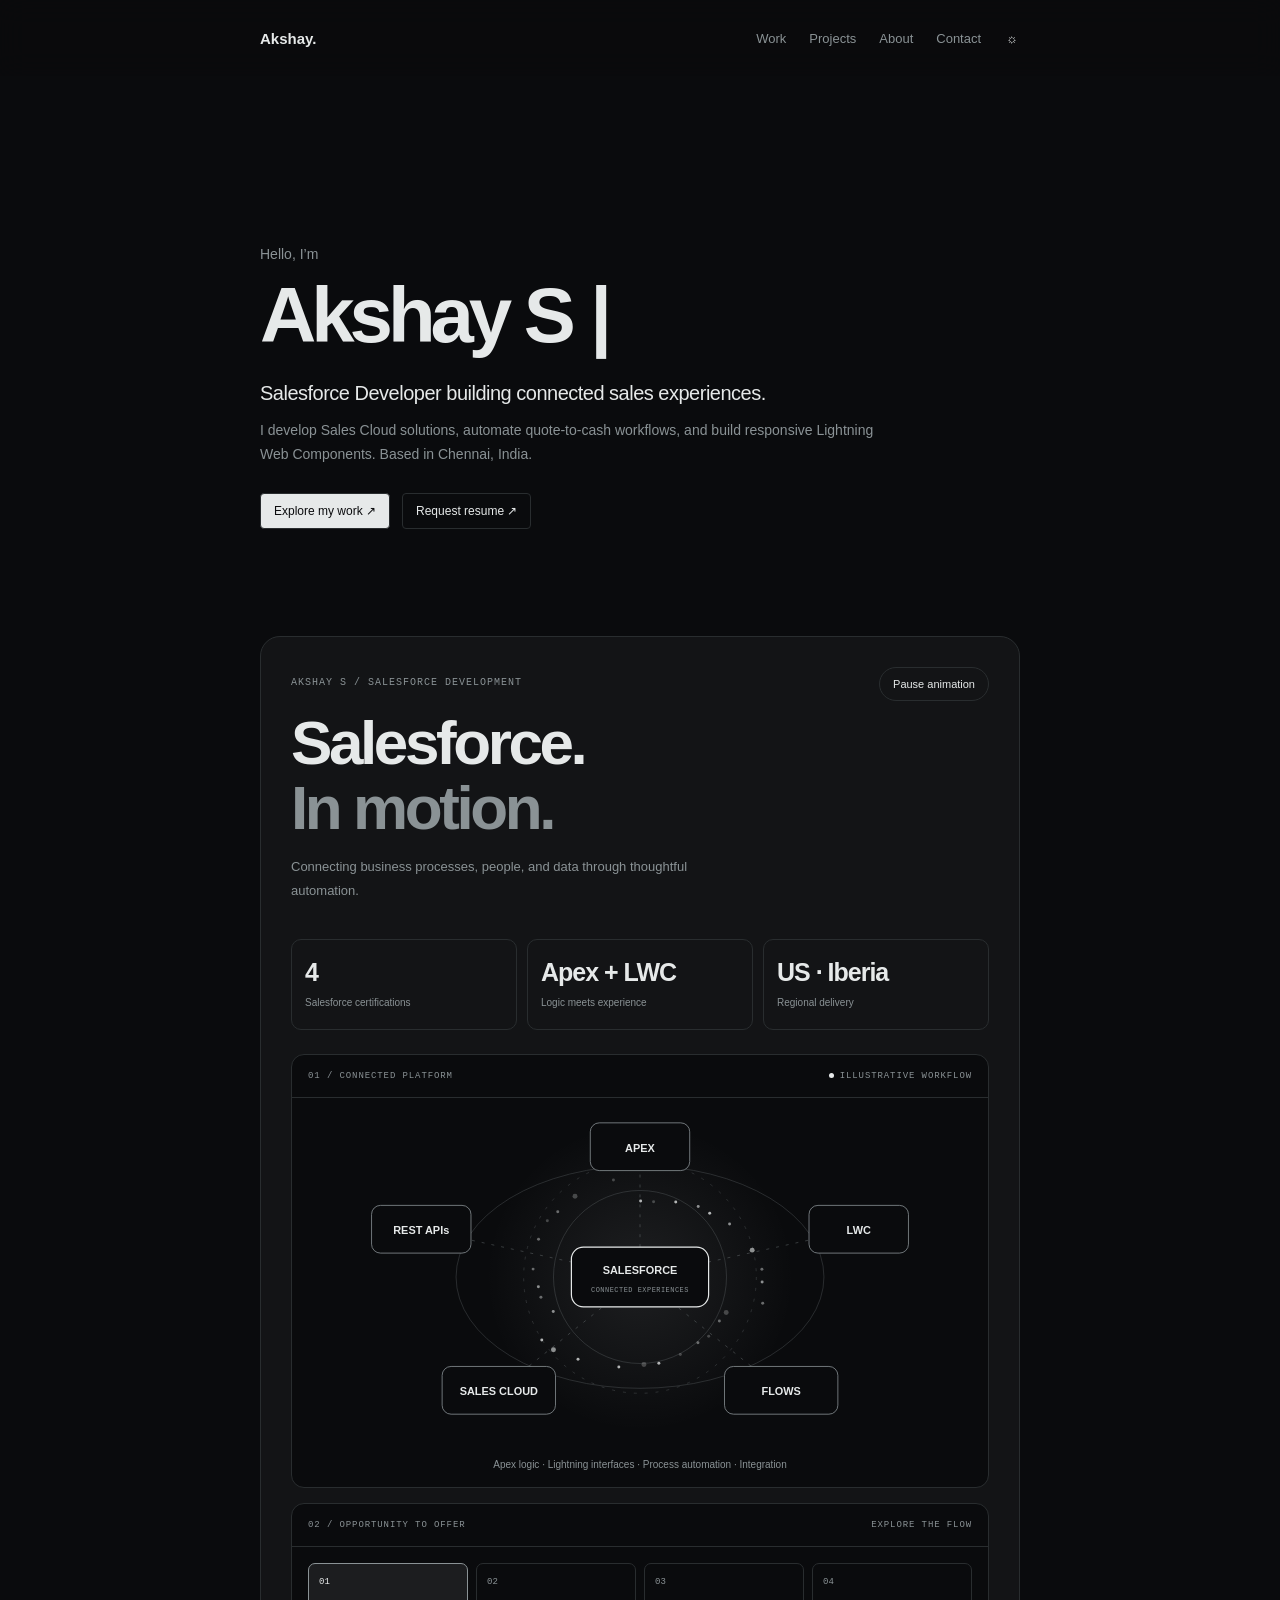
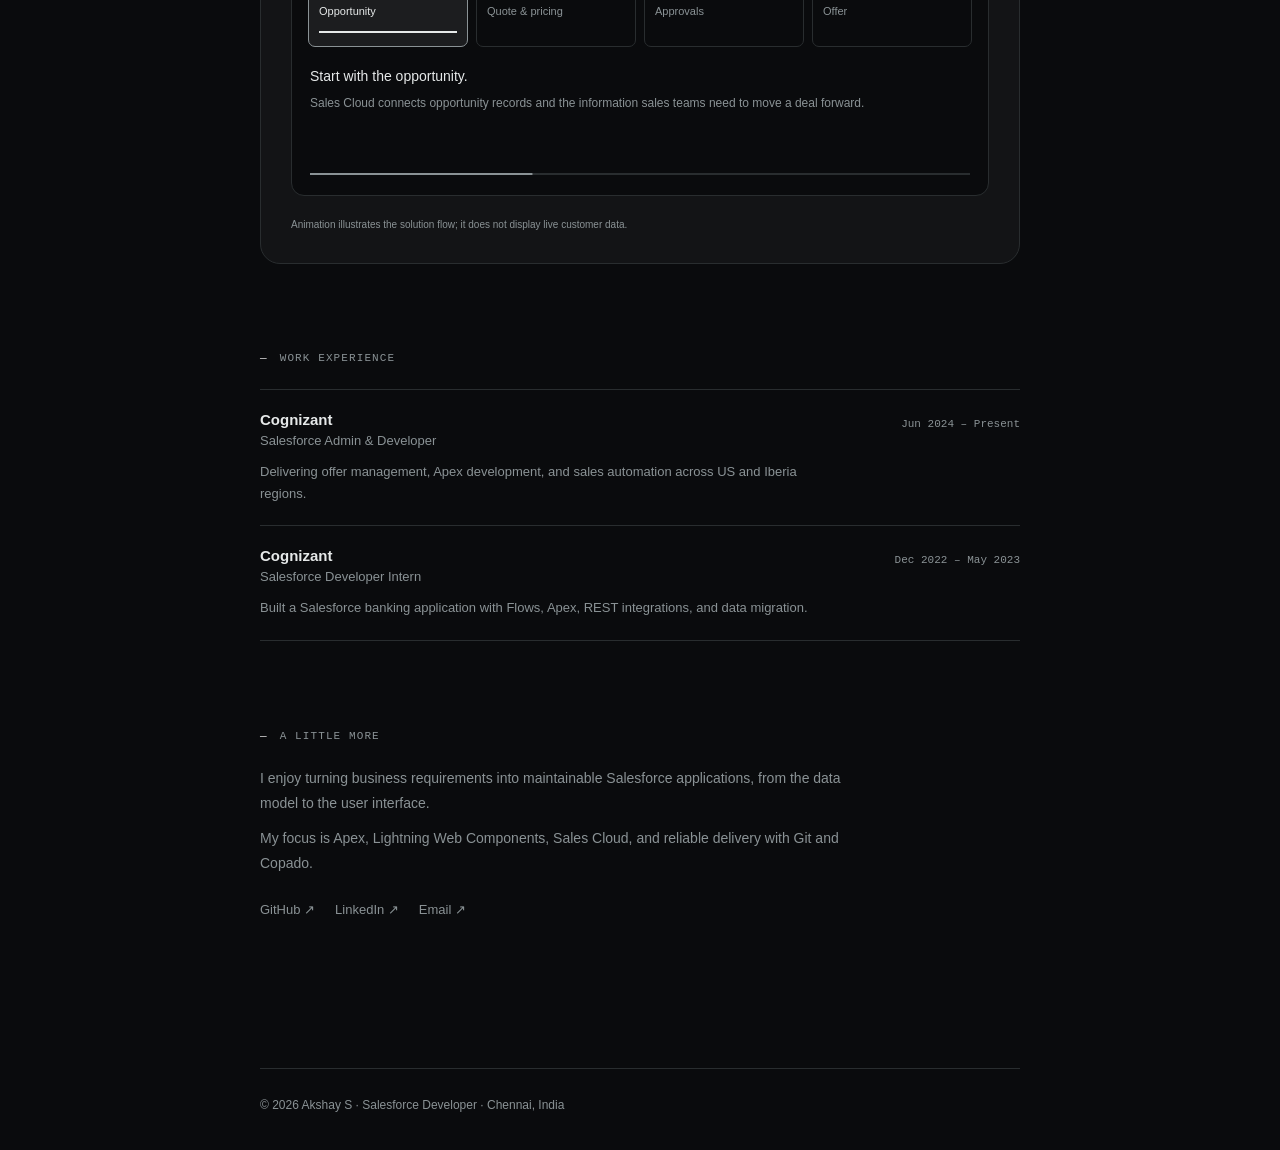
<file: site/index.html>
<!doctype html><html lang="en"><head><meta charset="UTF-8"><meta name="viewport" content="width=device-width, initial-scale=1"><meta name="theme-color" content="#0a0b0d"><meta name="description" content="Akshay S, Salesforce Developer in Chennai. Apex, Lightning Web Components, Sales Cloud, and business process automation."><meta property="og:title" content="Akshay S | Salesforce Developer"><meta property="og:type" content="website"><title>Akshay S | Salesforce Developer</title><link rel="icon" href="./favicon.svg" type="image/svg+xml"><link rel="stylesheet" href="./style.css?v=motion2"><script src="./script.js?v=motion2" defer></script></head><body><a class="skip" href="#main">Skip to content</a><header class="journal-nav"><nav aria-label="Main navigation"><a class="journal-brand" href="./">Akshay.</a><button class="journal-menu" aria-label="Toggle navigation" aria-expanded="false" aria-controls="nav-links">☰</button><div class="journal-links" id="nav-links"><a href="./work/">Work</a><a href="./projects/">Projects</a><a href="./about/">About</a><a href="./contact/">Contact</a><button class="theme-toggle" aria-label="Switch to light theme">☼</button></div></nav></header><main class="journal-main" id="main"><section class="journal-hero"><p>Hello, I’m</p><h1>Akshay S<span class="name-cursor" aria-hidden="true">|</span></h1><h2>Salesforce Developer building connected sales experiences.</h2><p class="journal-subtitle">I develop Sales Cloud solutions, automate quote-to-cash workflows, and build responsive Lightning Web Components. Based in Chennai, India.</p><div class="hero-actions"><a class="journal-button primary" href="projects/">Explore my work ↗</a><a class="journal-button" href="mailto:sankarakshay08@gmail.com?subject=Resume%20request">Request resume ↗</a></div></section>
<section class="sales-motion" aria-labelledby="motion-title"><div class="motion-top"><div><p class="motion-eyebrow">AKSHAY S / SALESFORCE DEVELOPMENT</p><h2 id="motion-title">Salesforce.<br><em>In motion.</em></h2><p class="motion-intro">Connecting business processes, people, and data through thoughtful automation.</p></div><button class="motion-pause" aria-pressed="false">Pause animation</button></div>
<div class="motion-stat-row"><div><strong>4</strong><span>Salesforce certifications</span></div><div><strong>Apex + LWC</strong><span>Logic meets experience</span></div><div><strong>US · Iberia</strong><span>Regional delivery</span></div></div>
<div class="orbit-panel"><div class="orbit-caption"><span>01 / CONNECTED PLATFORM</span><span class="motion-signal"><i></i>ILLUSTRATIVE WORKFLOW</span></div><svg viewBox="0 0 700 360" role="img" aria-labelledby="orbit-title orbit-desc"><title id="orbit-title">Salesforce connected platform</title><desc id="orbit-desc">Apex, Lightning Web Components, Flows, Sales Cloud, and REST APIs connect around Salesforce. Moving particles illustrate connections.</desc><defs><radialGradient id="orbit-glow"><stop stop-color="currentColor" stop-opacity=".09"/><stop offset="1" stop-color="currentColor" stop-opacity="0"/></radialGradient></defs><circle cx="350" cy="180" r="155" fill="url(#orbit-glow)"/><g class="orbit-rings"><circle cx="350" cy="180" r="117"/><circle cx="350" cy="180" r="87"/><ellipse cx="350" cy="180" rx="185" ry="112"/></g><g class="orbit-lines"><path d="M350 180L350 49M350 180L570 132M350 180L492 294M350 180L208 294M350 180L130 132"/></g><g class="orbit-dots" aria-hidden="true"></g><g class="orbit-node"><rect x="300" y="25" width="100" height="48" rx="9"/><text x="350" y="54">APEX</text><rect x="520" y="108" width="100" height="48" rx="9"/><text x="570" y="137">LWC</text><rect x="435" y="270" width="114" height="48" rx="9"/><text x="492" y="299">FLOWS</text><rect x="151" y="270" width="114" height="48" rx="9"/><text x="208" y="299">SALES CLOUD</text><rect x="80" y="108" width="100" height="48" rx="9"/><text x="130" y="137">REST APIs</text></g><g class="orbit-center"><rect x="281" y="150" width="138" height="60" rx="12"/><text x="350" y="177">SALESFORCE</text><text class="orbit-sub" x="350" y="195">CONNECTED EXPERIENCES</text></g></svg><p>Apex logic · Lightning interfaces · Process automation · Integration</p></div>
<div class="journey-panel"><div class="orbit-caption"><span>02 / OPPORTUNITY TO OFFER</span><span>EXPLORE THE FLOW</span></div><div class="journey-stages" role="group" aria-label="Explore sales workflow"><button class="journey-stage active" data-stage="0" aria-pressed="true"><small>01</small><strong>Opportunity</strong><i></i></button><button class="journey-stage" data-stage="1" aria-pressed="false"><small>02</small><strong>Quote &amp; pricing</strong><i></i></button><button class="journey-stage" data-stage="2" aria-pressed="false"><small>03</small><strong>Approvals</strong><i></i></button><button class="journey-stage" data-stage="3" aria-pressed="false"><small>04</small><strong>Offer</strong><i></i></button></div><div class="journey-detail"><h3>Start with the opportunity.</h3><p>Sales Cloud connects opportunity records and the information sales teams need to move a deal forward.</p></div><div class="journey-progress" aria-hidden="true"><i></i></div></div><p class="motion-note">Animation illustrates the solution flow; it does not display live customer data.</p></section>
<section class="journal-section"><h2 class="journal-label"><span aria-hidden="true">—</span>Work experience</h2><div class="compact-list"><a href="work/"><div><strong>Cognizant</strong><span>Salesforce Admin &amp; Developer</span><p>Delivering offer management, Apex development, and sales automation across US and Iberia regions.</p></div><time>Jun 2024 – Present</time></a><a href="work/"><div><strong>Cognizant</strong><span>Salesforce Developer Intern</span><p>Built a Salesforce banking application with Flows, Apex, REST integrations, and data migration.</p></div><time>Dec 2022 – May 2023</time></a></div></section><section class="journal-section little-more"><h2 class="journal-label"><span aria-hidden="true">—</span>A little more</h2><p>I enjoy turning business requirements into maintainable Salesforce applications, from the data model to the user interface.</p><p>My focus is Apex, Lightning Web Components, Sales Cloud, and reliable delivery with Git and Copado.</p><div class="journal-socials"><a href="https://github.com/Akshayy-18" target="_blank" rel="noreferrer">GitHub ↗</a><a href="https://www.linkedin.com/in/akshay-s-6a8686395" target="_blank" rel="noreferrer">LinkedIn ↗</a><a href="mailto:sankarakshay08@gmail.com">Email ↗</a></div></section></main><footer class="journal-footer">© 2026 Akshay S · Salesforce Developer · Chennai, India</footer></body></html>
</file>
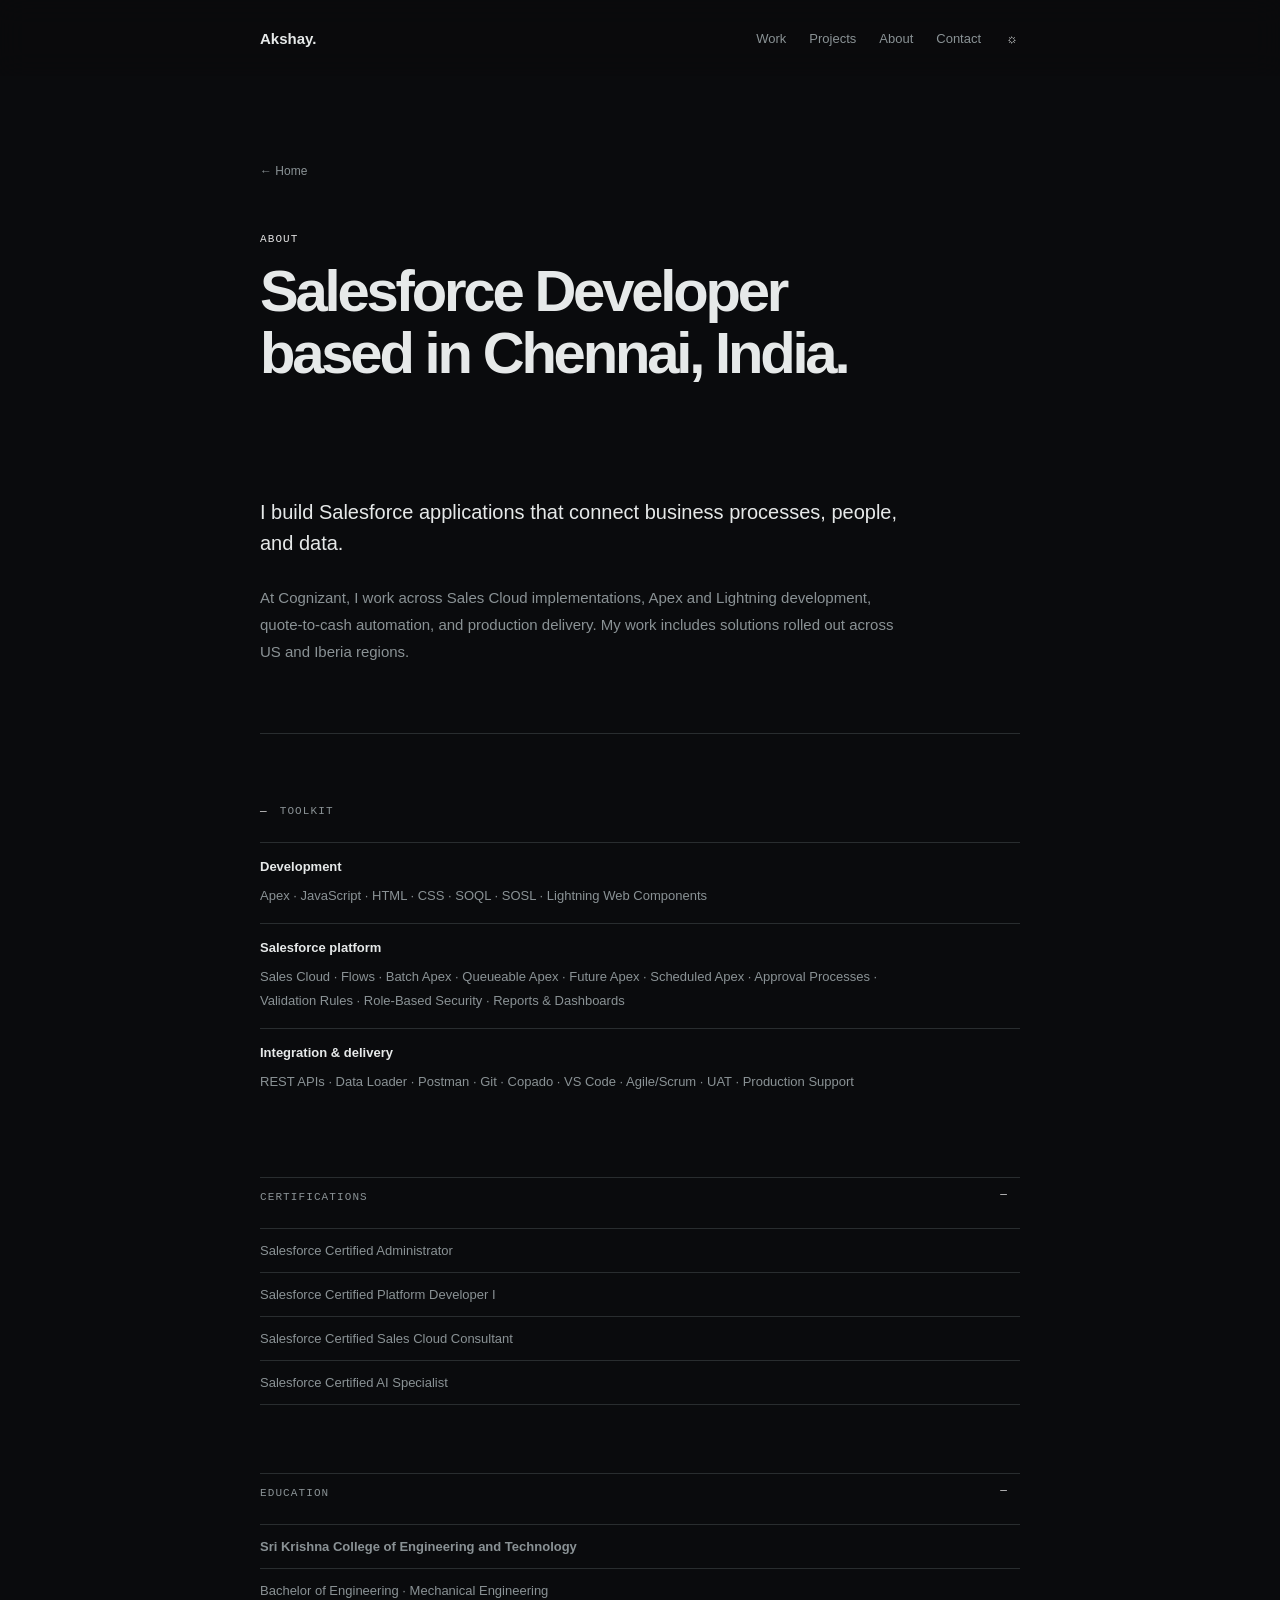
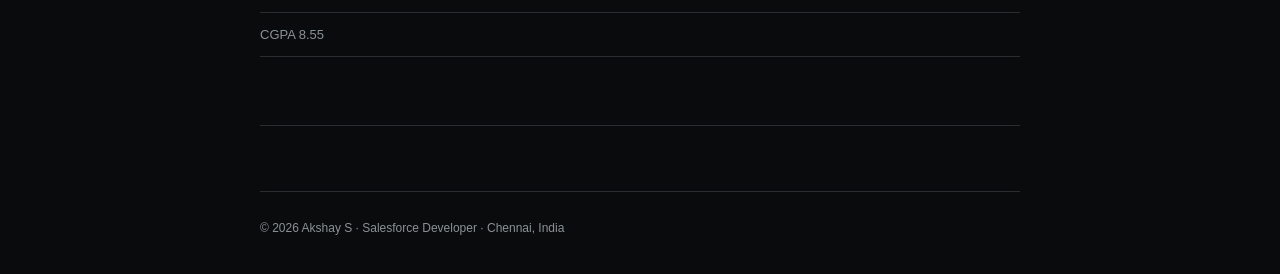
<file: site/about/index.html>
<!doctype html><html lang="en"><head><meta charset="UTF-8"><meta name="viewport" content="width=device-width, initial-scale=1"><meta name="theme-color" content="#0a0b0d"><meta name="description" content="Akshay S, Salesforce Developer in Chennai. Apex, Lightning Web Components, Sales Cloud, and business process automation."><meta property="og:title" content="Akshay S | About"><meta property="og:type" content="website"><title>Akshay S | About</title><link rel="icon" href="../favicon.svg" type="image/svg+xml"><link rel="stylesheet" href="../style.css"><script src="../script.js" defer></script></head><body><a class="skip" href="#main">Skip to content</a><header class="journal-nav"><nav aria-label="Main navigation"><a class="journal-brand" href="../">Akshay.</a><button class="journal-menu" aria-label="Toggle navigation" aria-expanded="false" aria-controls="nav-links">☰</button><div class="journal-links" id="nav-links"><a href="../work/">Work</a><a href="../projects/">Projects</a><a href="../about/">About</a><a href="../contact/">Contact</a><button class="theme-toggle" aria-label="Switch to light theme">☼</button></div></nav></header><main class="journal-main" id="main"><header class="page-intro"><a class="back" href="../">← Home</a><p>About</p><h1>Salesforce Developer based in Chennai, India.</h1></header><section class="about-copy"><p>I build Salesforce applications that connect business processes, people, and data.</p><p>At Cognizant, I work across Sales Cloud implementations, Apex and Lightning development, quote-to-cash automation, and production delivery. My work includes solutions rolled out across US and Iberia regions.</p></section><section class="small-detail"><h2 class="journal-label"><span aria-hidden="true">—</span>Toolkit</h2><div class="skill-row"><h3>Development</h3><p>Apex · JavaScript · HTML · CSS · SOQL · SOSL · Lightning Web Components</p></div><div class="skill-row"><h3>Salesforce platform</h3><p>Sales Cloud · Flows · Batch Apex · Queueable Apex · Future Apex · Scheduled Apex · Approval Processes · Validation Rules · Role-Based Security · Reports &amp; Dashboards</p></div><div class="skill-row"><h3>Integration &amp; delivery</h3><p>REST APIs · Data Loader · Postman · Git · Copado · VS Code · Agile/Scrum · UAT · Production Support</p></div></section><section class="credentials"><h2 class="journal-label"><span aria-hidden="true">—</span>Certifications</h2><p>Salesforce Certified Administrator</p><p>Salesforce Certified Platform Developer I</p><p>Salesforce Certified Sales Cloud Consultant</p><p>Salesforce Certified AI Specialist</p></section><section class="credentials"><h2 class="journal-label"><span aria-hidden="true">—</span>Education</h2><p><b>Sri Krishna College of Engineering and Technology</b></p><p>Bachelor of Engineering · Mechanical Engineering</p><p>CGPA 8.55</p></section></main><footer class="journal-footer">© 2026 Akshay S · Salesforce Developer · Chennai, India</footer></body></html>
</file>
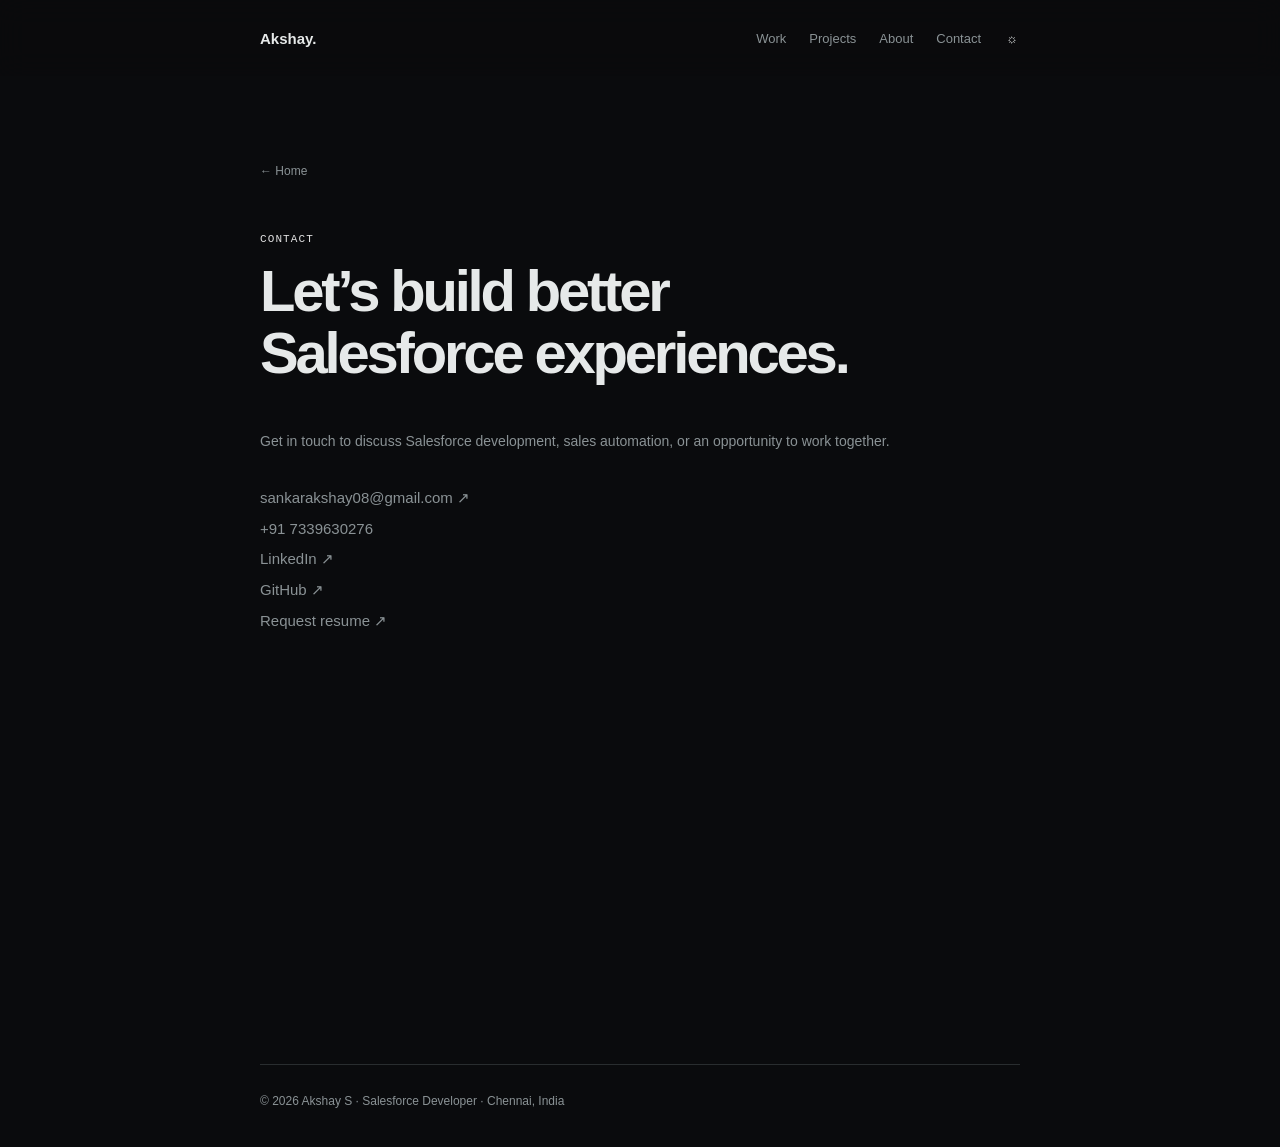
<file: site/contact/index.html>
<!doctype html><html lang="en"><head><meta charset="UTF-8"><meta name="viewport" content="width=device-width, initial-scale=1"><meta name="theme-color" content="#0a0b0d"><meta name="description" content="Akshay S, Salesforce Developer in Chennai. Apex, Lightning Web Components, Sales Cloud, and business process automation."><meta property="og:title" content="Akshay S | Contact"><meta property="og:type" content="website"><title>Akshay S | Contact</title><link rel="icon" href="../favicon.svg" type="image/svg+xml"><link rel="stylesheet" href="../style.css"><script src="../script.js" defer></script></head><body><a class="skip" href="#main">Skip to content</a><header class="journal-nav"><nav aria-label="Main navigation"><a class="journal-brand" href="../">Akshay.</a><button class="journal-menu" aria-label="Toggle navigation" aria-expanded="false" aria-controls="nav-links">☰</button><div class="journal-links" id="nav-links"><a href="../work/">Work</a><a href="../projects/">Projects</a><a href="../about/">About</a><a href="../contact/">Contact</a><button class="theme-toggle" aria-label="Switch to light theme">☼</button></div></nav></header><main class="journal-main" id="main"><header class="page-intro"><a class="back" href="../">← Home</a><p>Contact</p><h1>Let’s build better Salesforce experiences.</h1></header><section class="contact-page"><p class="journal-subtitle">Get in touch to discuss Salesforce development, sales automation, or an opportunity to work together.</p><div class="contact-list"><a href="mailto:sankarakshay08@gmail.com">sankarakshay08@gmail.com ↗</a><a href="tel:+917339630276">+91 7339630276</a><a href="https://www.linkedin.com/in/akshay-s-6a8686395" target="_blank" rel="noreferrer">LinkedIn ↗</a><a href="https://github.com/Akshayy-18" target="_blank" rel="noreferrer">GitHub ↗</a><a href="mailto:sankarakshay08@gmail.com?subject=Resume%20request">Request resume ↗</a></div></section></main><footer class="journal-footer">© 2026 Akshay S · Salesforce Developer · Chennai, India</footer></body></html>
</file>
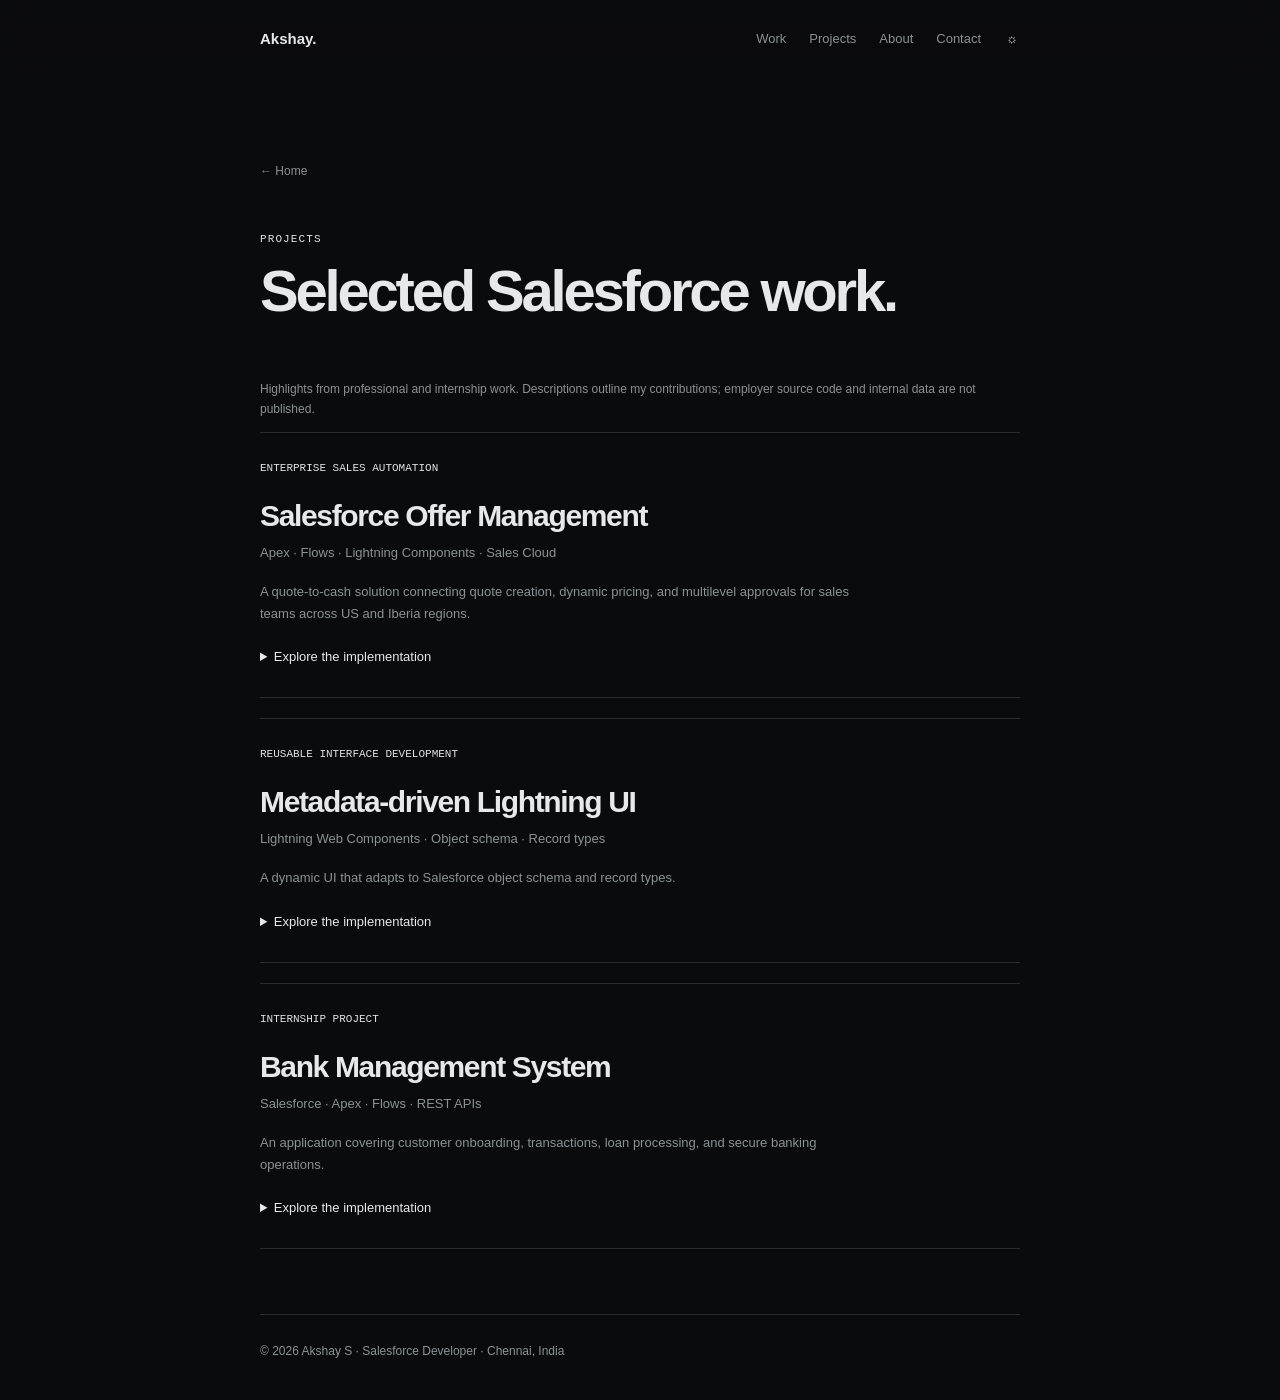
<file: site/projects/index.html>
<!doctype html><html lang="en"><head><meta charset="UTF-8"><meta name="viewport" content="width=device-width, initial-scale=1"><meta name="theme-color" content="#0a0b0d"><meta name="description" content="Akshay S, Salesforce Developer in Chennai. Apex, Lightning Web Components, Sales Cloud, and business process automation."><meta property="og:title" content="Akshay S | Projects"><meta property="og:type" content="website"><title>Akshay S | Projects</title><link rel="icon" href="../favicon.svg" type="image/svg+xml"><link rel="stylesheet" href="../style.css"><script src="../script.js" defer></script></head><body><a class="skip" href="#main">Skip to content</a><header class="journal-nav"><nav aria-label="Main navigation"><a class="journal-brand" href="../">Akshay.</a><button class="journal-menu" aria-label="Toggle navigation" aria-expanded="false" aria-controls="nav-links">☰</button><div class="journal-links" id="nav-links"><a href="../work/">Work</a><a href="../projects/">Projects</a><a href="../about/">About</a><a href="../contact/">Contact</a><button class="theme-toggle" aria-label="Switch to light theme">☼</button></div></nav></header><main class="journal-main" id="main"><header class="page-intro"><a class="back" href="../">← Home</a><p>Projects</p><h1>Selected Salesforce work.</h1></header><p class="credential-note">Highlights from professional and internship work. Descriptions outline my contributions; employer source code and internal data are not published.</p><article class="project-listing"><p>Enterprise sales automation</p><h2>Salesforce Offer Management</h2><span>Apex · Flows · Lightning Components · Sales Cloud</span><div>A quote-to-cash solution connecting quote creation, dynamic pricing, and multilevel approvals for sales teams across US and Iberia regions.</div><details><summary>Explore the implementation</summary><p>Built business logic with bulkified Apex, automated sales processes with Flows, and developed Lightning interfaces for sales and operations. Supported requirements, UAT, deployment, and production operations.</p><p>The solution reduced manual intervention and improved quote turnaround and pricing accuracy.</p></details></article><article class="project-listing"><p>Reusable interface development</p><h2>Metadata-driven Lightning UI</h2><span>Lightning Web Components · Object schema · Record types</span><div>A dynamic UI that adapts to Salesforce object schema and record types.</div><details><summary>Explore the implementation</summary><p>Developed metadata-driven Lightning Web Components to eliminate hardcoded configurations and make the interface easier to maintain as object definitions and record types change.</p></details></article><article class="project-listing"><p>Internship project</p><h2>Bank Management System</h2><span>Salesforce · Apex · Flows · REST APIs</span><div>An application covering customer onboarding, transactions, loan processing, and secure banking operations.</div><details><summary>Explore the implementation</summary><p>Used record-triggered, screen, and scheduled Flows to automate banking workflows, with Apex triggers, batch jobs, and scheduled processing. Connected external systems through REST APIs, tested with Postman, and migrated data using Data Loader.</p></details></article></main><footer class="journal-footer">© 2026 Akshay S · Salesforce Developer · Chennai, India</footer></body></html>
</file>
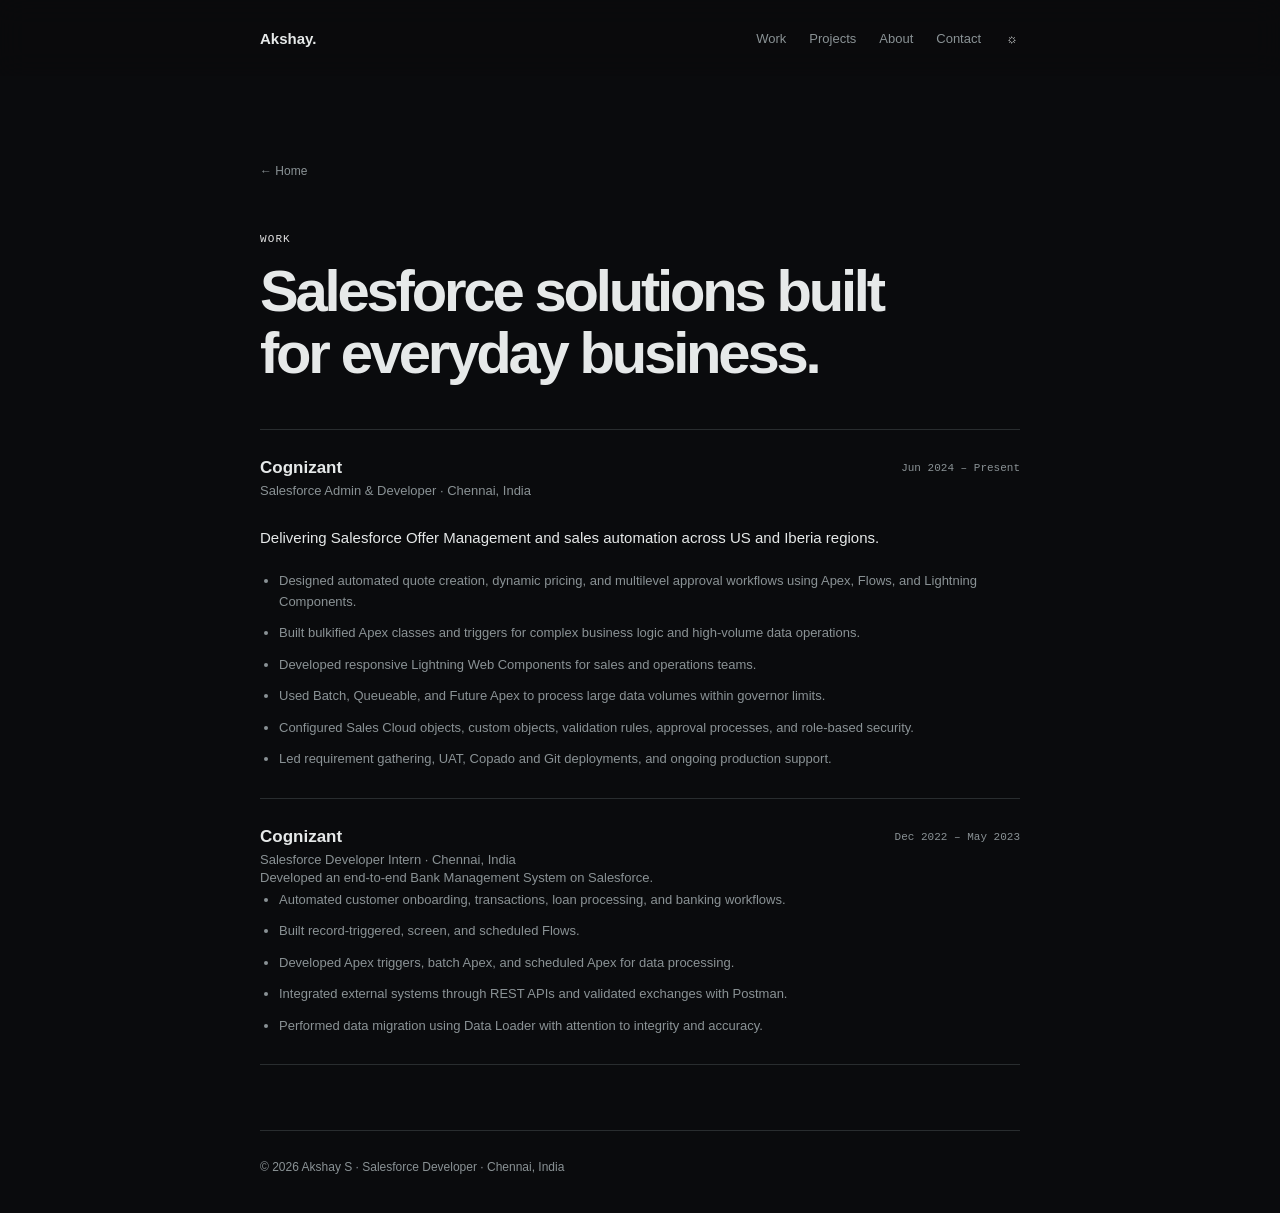
<file: site/work/index.html>
<!doctype html><html lang="en"><head><meta charset="UTF-8"><meta name="viewport" content="width=device-width, initial-scale=1"><meta name="theme-color" content="#0a0b0d"><meta name="description" content="Akshay S, Salesforce Developer in Chennai. Apex, Lightning Web Components, Sales Cloud, and business process automation."><meta property="og:title" content="Akshay S | Work"><meta property="og:type" content="website"><title>Akshay S | Work</title><link rel="icon" href="../favicon.svg" type="image/svg+xml"><link rel="stylesheet" href="../style.css"><script src="../script.js" defer></script></head><body><a class="skip" href="#main">Skip to content</a><header class="journal-nav"><nav aria-label="Main navigation"><a class="journal-brand" href="../">Akshay.</a><button class="journal-menu" aria-label="Toggle navigation" aria-expanded="false" aria-controls="nav-links">☰</button><div class="journal-links" id="nav-links"><a href="../work/">Work</a><a href="../projects/">Projects</a><a href="../about/">About</a><a href="../contact/">Contact</a><button class="theme-toggle" aria-label="Switch to light theme">☼</button></div></nav></header><main class="journal-main" id="main"><header class="page-intro"><a class="back" href="../">← Home</a><p>Work</p><h1>Salesforce solutions built for everyday business.</h1></header><section class="detail-block"><div class="detail-head"><div><h2>Cognizant</h2><p>Salesforce Admin &amp; Developer · Chennai, India</p></div><time>Jun 2024 – Present</time></div><p class="detail-lead">Delivering Salesforce Offer Management and sales automation across US and Iberia regions.</p><ul><li>Designed automated quote creation, dynamic pricing, and multilevel approval workflows using Apex, Flows, and Lightning Components.</li><li>Built bulkified Apex classes and triggers for complex business logic and high-volume data operations.</li><li>Developed responsive Lightning Web Components for sales and operations teams.</li><li>Used Batch, Queueable, and Future Apex to process large data volumes within governor limits.</li><li>Configured Sales Cloud objects, custom objects, validation rules, approval processes, and role-based security.</li><li>Led requirement gathering, UAT, Copado and Git deployments, and ongoing production support.</li></ul></section><section class="detail-block secondary-detail"><div class="detail-head"><div><h2>Cognizant</h2><p>Salesforce Developer Intern · Chennai, India</p></div><time>Dec 2022 – May 2023</time></div><p class="detail-lead">Developed an end-to-end Bank Management System on Salesforce.</p><ul><li>Automated customer onboarding, transactions, loan processing, and banking workflows.</li><li>Built record-triggered, screen, and scheduled Flows.</li><li>Developed Apex triggers, batch Apex, and scheduled Apex for data processing.</li><li>Integrated external systems through REST APIs and validated exchanges with Postman.</li><li>Performed data migration using Data Loader with attention to integrity and accuracy.</li></ul></section></main><footer class="journal-footer">© 2026 Akshay S · Salesforce Developer · Chennai, India</footer></body></html>
</file>
<file: site/style.css>
:root{--bg:#0a0b0d;--ink:#e6e9e9;--muted:#8a9295;--line:#292d2f;--accent:#e2e2e2}html[data-theme='light']{--bg:#f6f7f5;--ink:#161a1a;--muted:#626b6d;--line:#d9dddd;--accent:#444444}html[data-theme='light'] body,html[data-theme='light'] .journal-nav{background:var(--bg);color:var(--ink)}body{background:var(--bg);color:var(--ink);transition:background .2s,color .2s}.nav-wrap,footer:not(.journal-footer){display:none}.journal-nav{position:sticky;top:0;z-index:10;background:color-mix(in srgb,var(--bg) 90%,transparent);backdrop-filter:blur(14px)}.journal-nav nav,.journal-main,.journal-footer{width:min(760px,calc(100% - 44px));margin:auto}.journal-nav nav{height:76px;display:flex;align-items:center;justify-content:space-between}.journal-brand{font-weight:700;font-size:15px}.journal-links{display:flex;align-items:center;gap:23px;font-size:13px;color:var(--muted)}.journal-links a:hover,.journal-socials a:hover{color:var(--ink)}.theme-toggle,.journal-menu{background:transparent;color:var(--ink);border:0;display:grid;place-items:center;padding:2px;cursor:pointer}.journal-menu{display:none}.journal-hero{padding:137px 0 135px;min-height:560px;display:flex;flex-direction:column;justify-content:center}.journal-hero>p:first-child{font-size:14px;color:var(--muted);margin:0 0 14px}.journal-hero h1{font-size:clamp(52px,9vw,78px);line-height:1;letter-spacing:-.065em;margin:0 0 25px;color:var(--ink)}.journal-hero h2{font-size:20px;font-weight:500;letter-spacing:-.025em;margin:0 0 10px}.journal-subtitle{font-size:14px;line-height:1.75;color:var(--muted);max-width:630px;margin:0}.journal-section{padding:0 0 86px}.journal-label{font:11px 'DM Mono',monospace;letter-spacing:.1em;text-transform:uppercase;color:var(--muted);margin:0 0 20px}.journal-label span{color:var(--accent);padding-right:12px}.compact-list>a{display:flex;justify-content:space-between;gap:25px;padding:21px 0;border-top:1px solid var(--line);transition:.15s}.compact-list>a:last-child{border-bottom:1px solid var(--line)}.compact-list strong{display:block;font-size:15px;font-weight:600;margin-bottom:5px}.compact-list span{display:block;color:var(--muted);font-size:13px}.compact-list p{font-size:13px;color:var(--muted);line-height:1.65;margin:13px 0 0;max-width:560px}.compact-list time,.detail-head time{font:11px 'DM Mono',monospace;color:var(--muted);white-space:nowrap;padding-top:4px}.compact-list>a:hover strong{color:var(--accent)}.little-more{max-width:610px}.little-more>p{font-size:14px;line-height:1.75;color:var(--muted);margin:0 0 11px}.journal-socials{display:flex;gap:20px;margin-top:27px;font-size:13px;color:var(--muted)}.journal-footer{border-top:1px solid var(--line);padding:29px 0 38px;font-size:12px;color:var(--muted)}.page-intro{padding:85px 0 68px;max-width:680px}.back{display:inline-flex;align-items:center;gap:7px;color:var(--muted);font-size:12px;margin-bottom:55px}.page-intro>p{font:11px 'DM Mono',monospace;letter-spacing:.1em;text-transform:uppercase;color:var(--accent);margin:0 0 15px}.page-intro h1{font-size:clamp(38px,6vw,58px);line-height:1.07;letter-spacing:-.055em;margin:0;color:var(--ink)}.page-intro>span{font-size:13px;color:var(--muted);display:block;margin-top:15px}.detail-block{border-top:1px solid var(--line);padding:28px 0}.detail-block.secondary-detail{border-bottom:1px solid var(--line)}.detail-head{display:flex;justify-content:space-between;gap:20px}.detail-head h2{font-size:17px;margin:0 0 5px}.detail-head p,.secondary-detail>p{font-size:13px;color:var(--muted);margin:0}.detail-lead{font-size:15px;line-height:1.7;margin:27px 0 19px}.detail-block ul{padding-left:19px;margin:0;display:grid;gap:10px}.detail-block li{font-size:13px;line-height:1.65;color:var(--muted)}.small-detail,.credentials,.about-copy,.project-overview,.project-architecture,.decision-block,.implementation{padding:68px 0;border-bottom:1px solid var(--line)}.small-detail p,.about-copy p,.project-overview>p{font-size:15px;line-height:1.8;color:var(--muted);max-width:650px;margin:0}.about-copy p:first-child{font-size:20px;line-height:1.55;color:var(--ink);margin-bottom:25px}.project-listing{display:block;border-top:1px solid var(--line);border-bottom:1px solid var(--line);padding:29px 0;color:var(--muted)}.project-listing p{font:11px 'DM Mono',monospace;color:var(--accent);text-transform:uppercase;margin:0 0 22px}.project-listing h2{display:flex;align-items:center;justify-content:space-between;color:var(--ink);font-size:30px;letter-spacing:-.045em;margin:0 0 8px}.project-listing span{font-size:13px}.project-listing div{font-size:13px;line-height:1.7;max-width:600px;margin-top:20px}.project-listing:hover h2{color:var(--accent)}.project-architecture .architecture{max-width:none}.decision-block>div{display:grid;grid-template-columns:1fr 1fr;gap:10px}.decision-block article{border:1px solid var(--line);padding:17px}.decision-block h3{font-size:13px;margin:0 0 8px}.decision-block p,.implementation p{font-size:13px;color:var(--muted);line-height:1.7;margin:0}.implementation>div{display:grid;gap:15px;max-width:700px}.implementation b{color:var(--ink)}.journal-button{margin-top:26px;display:inline-flex;align-items:center;gap:8px;border:1px solid var(--line);padding:10px 13px;font-size:12px}.credentials p{border-top:1px solid var(--line);padding:14px 0;margin:0;font-size:13px;color:var(--muted)}.credentials p:last-child{border-bottom:1px solid var(--line)}.credentials span{float:right;font:11px 'DM Mono',monospace}.contact-page{min-height:570px}.contact-list{margin-top:35px;display:grid;gap:13px}.contact-list a{font-size:15px;color:var(--muted);display:flex;align-items:center;gap:6px}.contact-list a:hover{color:var(--accent)}@media(max-width:620px){.journal-nav nav,.journal-main,.journal-footer{width:min(100% - 36px,760px)}.journal-nav nav{height:64px}.journal-menu{display:block}.journal-links{display:none;position:absolute;top:64px;left:0;right:0;background:var(--bg);border-top:1px solid var(--line);border-bottom:1px solid var(--line);padding:10px 18px;flex-direction:column;align-items:flex-start;gap:0}.journal-links.open{display:flex}.journal-links a,.theme-toggle{padding:11px 0}.journal-hero{padding:92px 0 86px;min-height:480px}.journal-hero h1{font-size:52px}.journal-hero h2{font-size:18px}.journal-section{padding-bottom:65px}.compact-list>a{gap:13px}.compact-list time{font-size:10px}.page-intro{padding:60px 0 50px}.back{margin-bottom:38px}.detail-head{flex-direction:column;gap:6px}.decision-block>div{grid-template-columns:1fr}.small-detail,.credentials,.about-copy,.project-overview,.project-architecture,.decision-block,.implementation{padding:48px 0}}

.name-cursor{display:inline-block;margin-left:.25em;font-weight:700;letter-spacing:0;animation:name-cursor-blink 1s steps(1,end) infinite}@keyframes name-cursor-blink{0%,49%{opacity:1}50%,100%{opacity:0}}@media(prefers-reduced-motion:reduce){.name-cursor{animation:none}}

*{box-sizing:border-box}html{scroll-behavior:smooth}body{margin:0;font-family:Inter,Arial,sans-serif;-webkit-font-smoothing:antialiased}a{color:inherit;text-decoration:none}button{font:inherit}a:focus-visible,button:focus-visible,summary:focus-visible{outline:2px solid #a9d7f5;outline-offset:6px}.skip{position:absolute;left:16px;top:-60px}.skip:focus{top:12px;z-index:100;background:var(--bg);padding:12px}.journal-hero{padding-bottom:65px;min-height:550px}.journal-hero h2{line-height:1.45}.hero-actions{display:flex;gap:12px;flex-wrap:wrap}.journal-button{border-radius:4px}.journal-button:hover{background:var(--line)}.journal-button.primary{background:var(--ink);color:var(--bg)}.journal-footer{margin-top:65px}.flow{margin:0 0 80px;padding:25px 0;border-top:1px solid var(--line);border-bottom:1px solid var(--line)}.flow>p{font:11px monospace;letter-spacing:.08em;text-transform:uppercase;color:var(--muted)}.flow-track{display:flex;align-items:center;justify-content:space-between;gap:10px;padding:20px 0}.flow-track span{font-size:13px}.flow-track i{font-style:normal;color:var(--muted)}.flow small{font-size:12px;line-height:1.7;color:var(--muted)}.tags{display:flex;gap:8px;flex-wrap:wrap;margin:20px 0}.tags span{font:11px monospace;border:1px solid var(--line);padding:7px 10px;color:var(--muted);border-radius:3px}.project-listing{margin-bottom:20px}.project-listing h2{line-height:1.3}.project-listing details{margin-top:20px;font-size:13px;line-height:1.8}.project-listing summary{cursor:pointer;color:var(--ink)}.project-listing details p{font:inherit;text-transform:none;line-height:1.8;margin-top:15px}.credential-note{font-size:12px;color:var(--muted);line-height:1.7}.skill-row{padding:16px 0;border-top:1px solid var(--line)}.skill-row h3{font-size:13px;margin:0 0 10px}.skill-row p{font-size:13px}.contact-list a{overflow-wrap:anywhere}.compact-list time{line-height:1.7}.journal-label{line-height:1.8}.credentials{padding-top:10px}.page-intro{padding-bottom:45px}@media(max-width:620px){.compact-list>a{flex-direction:column}.flow-track{flex-wrap:wrap;justify-content:flex-start;gap:14px}.journal-hero{min-height:480px}.project-listing h2{font-size:25px}.contact-list a{font-size:14px}}@media(prefers-reduced-motion:reduce){html{scroll-behavior:auto}*{transition:none!important}}

.sales-motion{margin:10px 0 85px;padding:clamp(20px,4vw,30px);border:1px solid var(--line);border-radius:20px;background:color-mix(in srgb,var(--bg) 96%,var(--ink));overflow:hidden}.motion-top{display:flex;justify-content:space-between;gap:20px;align-items:flex-start}.motion-eyebrow,.orbit-caption,.motion-signal{font:10px monospace;letter-spacing:.1em;color:var(--muted)}.motion-top h2{font-size:clamp(40px,7vw,62px);line-height:1.05;letter-spacing:-.055em;margin:22px 0 15px}.motion-top h2 em{font-style:normal;color:var(--muted)}.motion-intro{font-size:13px;line-height:1.8;color:var(--muted);max-width:430px}.motion-pause{flex-shrink:0;background:transparent;border:1px solid var(--line);border-radius:30px;padding:10px 13px;color:var(--ink);font-size:11px;cursor:pointer}.motion-pause:hover{background:var(--line)}.motion-stat-row{display:grid;grid-template-columns:repeat(3,minmax(0,1fr));gap:10px;margin:24px 0}.motion-stat-row>div{border:1px solid var(--line);border-radius:10px;padding:18px 13px}.motion-stat-row strong{display:block;font-size:clamp(18px,3vw,25px);letter-spacing:-.04em}.motion-stat-row span{display:block;font-size:10px;line-height:1.6;color:var(--muted);margin-top:8px}.orbit-panel,.journey-panel{border:1px solid var(--line);border-radius:13px;overflow:hidden;margin-top:15px;background:var(--bg)}.orbit-caption{padding:16px;border-bottom:1px solid var(--line);display:flex;justify-content:space-between;gap:12px;flex-wrap:wrap;font-size:9px}.motion-signal{font-size:9px;display:flex;align-items:center;gap:6px}.motion-signal i{width:5px;height:5px;border-radius:50%;background:var(--ink);animation:signal-pulse 2.4s ease-in-out infinite}.orbit-panel svg{width:100%;height:auto;display:block;color:var(--ink)}.orbit-rings{fill:none;stroke:var(--muted);stroke-width:.7;opacity:.35}.orbit-rings circle:first-child{stroke-dasharray:3 8;transform-origin:350px 180px;animation:orbit-spin 70s linear infinite}.orbit-lines{stroke:var(--muted);fill:none;stroke-dasharray:3 7;opacity:.35}.orbit-node rect,.orbit-center rect{fill:var(--bg);stroke:var(--muted);stroke-width:.8}.orbit-center rect{stroke:var(--ink);stroke-width:1.2}.orbit-node text,.orbit-center text{text-anchor:middle;fill:var(--ink);font:600 11px Arial,sans-serif}.orbit-center .orbit-sub{font:7px monospace;letter-spacing:.5px;fill:var(--muted)}.orbit-dots circle{fill:var(--ink)}.orbit-panel>p{font-size:10px;line-height:1.7;text-align:center;color:var(--muted);padding:0 15px 14px;margin:0}.journey-stages{display:grid;grid-template-columns:repeat(4,minmax(0,1fr));gap:8px;padding:16px}.journey-stage{position:relative;text-align:left;padding:13px 10px;background:var(--bg);border:1px solid var(--line);border-radius:7px;color:var(--muted);cursor:pointer;transition:border-color .25s,background .25s,color .25s}.journey-stage small{font:9px monospace;display:block;margin-bottom:16px}.journey-stage strong{display:block;font-size:11px;line-height:1.5;font-weight:500}.journey-stage.active{border-color:var(--muted);color:var(--ink);background:color-mix(in srgb,var(--bg) 92%,var(--ink))}.journey-stage i{display:block;height:2px;background:var(--ink);margin-top:12px;transform:scaleX(0);transform-origin:left;transition:transform .3s}.journey-stage.active i{transform:scaleX(1)}.journey-detail{padding:0 18px 18px;min-height:105px}.journey-detail h3{font-size:14px;font-weight:500;margin:5px 0 9px}.journey-detail p{font-size:12px;line-height:1.8;color:var(--muted);margin:0}.journey-progress{height:2px;background:var(--line);margin:0 18px 20px;overflow:hidden}.journey-progress i{display:block;height:100%;width:100%;background:var(--muted);transform:scaleX(0);transform-origin:left}.motion-note{font-size:10px;line-height:1.7;color:var(--muted);margin:20px 0 0}.journal-button,.project-listing,.compact-list>a{transition:transform .25s,background .25s}.journal-button:hover{transform:translateY(-2px)}.project-listing:hover{transform:translateX(3px)}.journal-links a{position:relative}.journal-links a:after{content:'';position:absolute;left:0;right:0;bottom:-5px;height:1px;background:var(--ink);transform:scaleX(0);transform-origin:left;transition:transform .25s}.journal-links a:hover:after{transform:scaleX(1)}.reveal-ready{opacity:0;transform:translateY(18px);transition:opacity .7s ease,transform .7s ease}.reveal-ready.is-visible{opacity:1;transform:translateY(0)}.motion-paused .orbit-rings circle,.motion-paused .motion-signal i{animation-play-state:paused}@keyframes orbit-spin{to{transform:rotate(360deg)}}@keyframes signal-pulse{50%{opacity:.25}}@media(max-width:620px){.motion-top{flex-direction:column;gap:8px}.motion-pause{align-self:flex-start}.motion-stat-row{gap:6px}.motion-stat-row>div{padding:14px 9px}.motion-stat-row strong{font-size:17px}.motion-stat-row span{font-size:9px}.journey-stages{grid-template-columns:repeat(2,minmax(0,1fr))}.journey-detail{min-height:130px}.orbit-node text{font-size:12px}.sales-motion{padding:17px;margin-bottom:65px}}@media(prefers-reduced-motion:reduce){.orbit-rings circle,.motion-signal i{animation:none!important}.reveal-ready{opacity:1;transform:none;transition:none}.journal-button:hover,.project-listing:hover{transform:none}}
</file>
